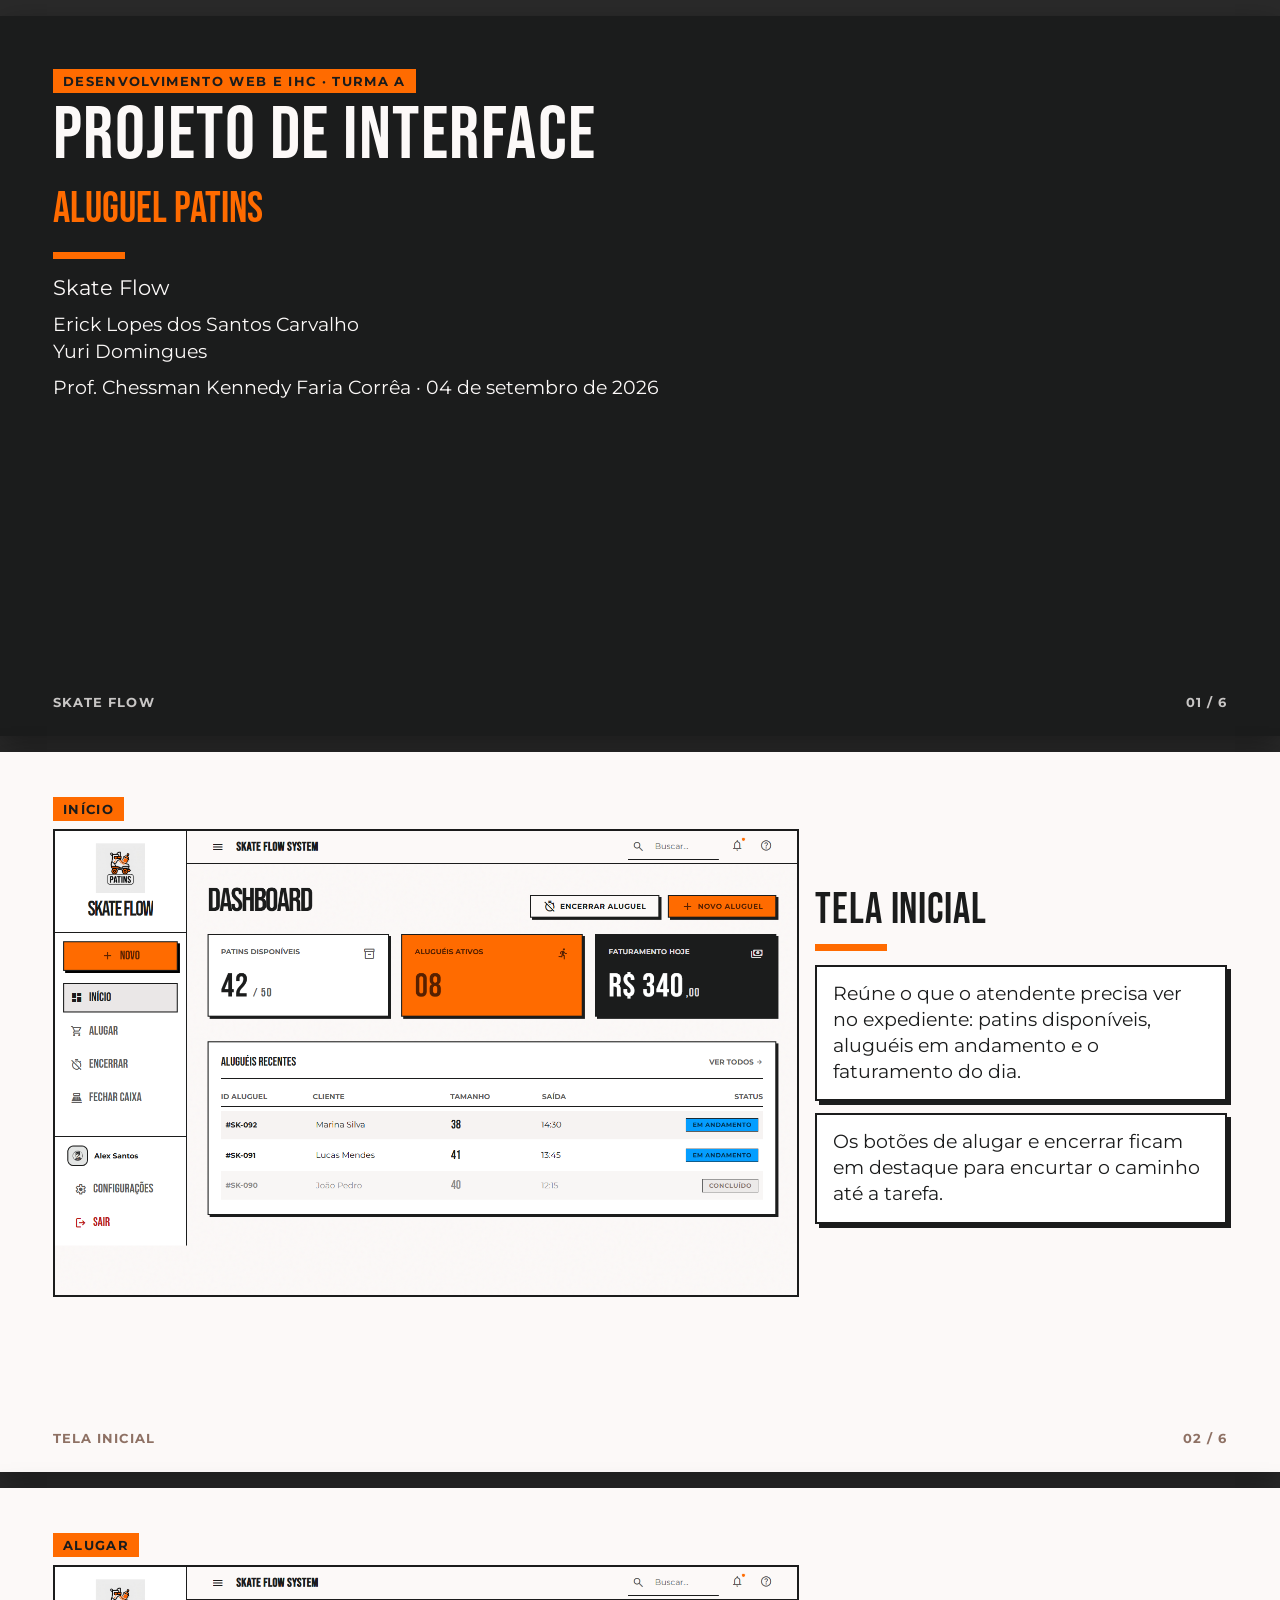
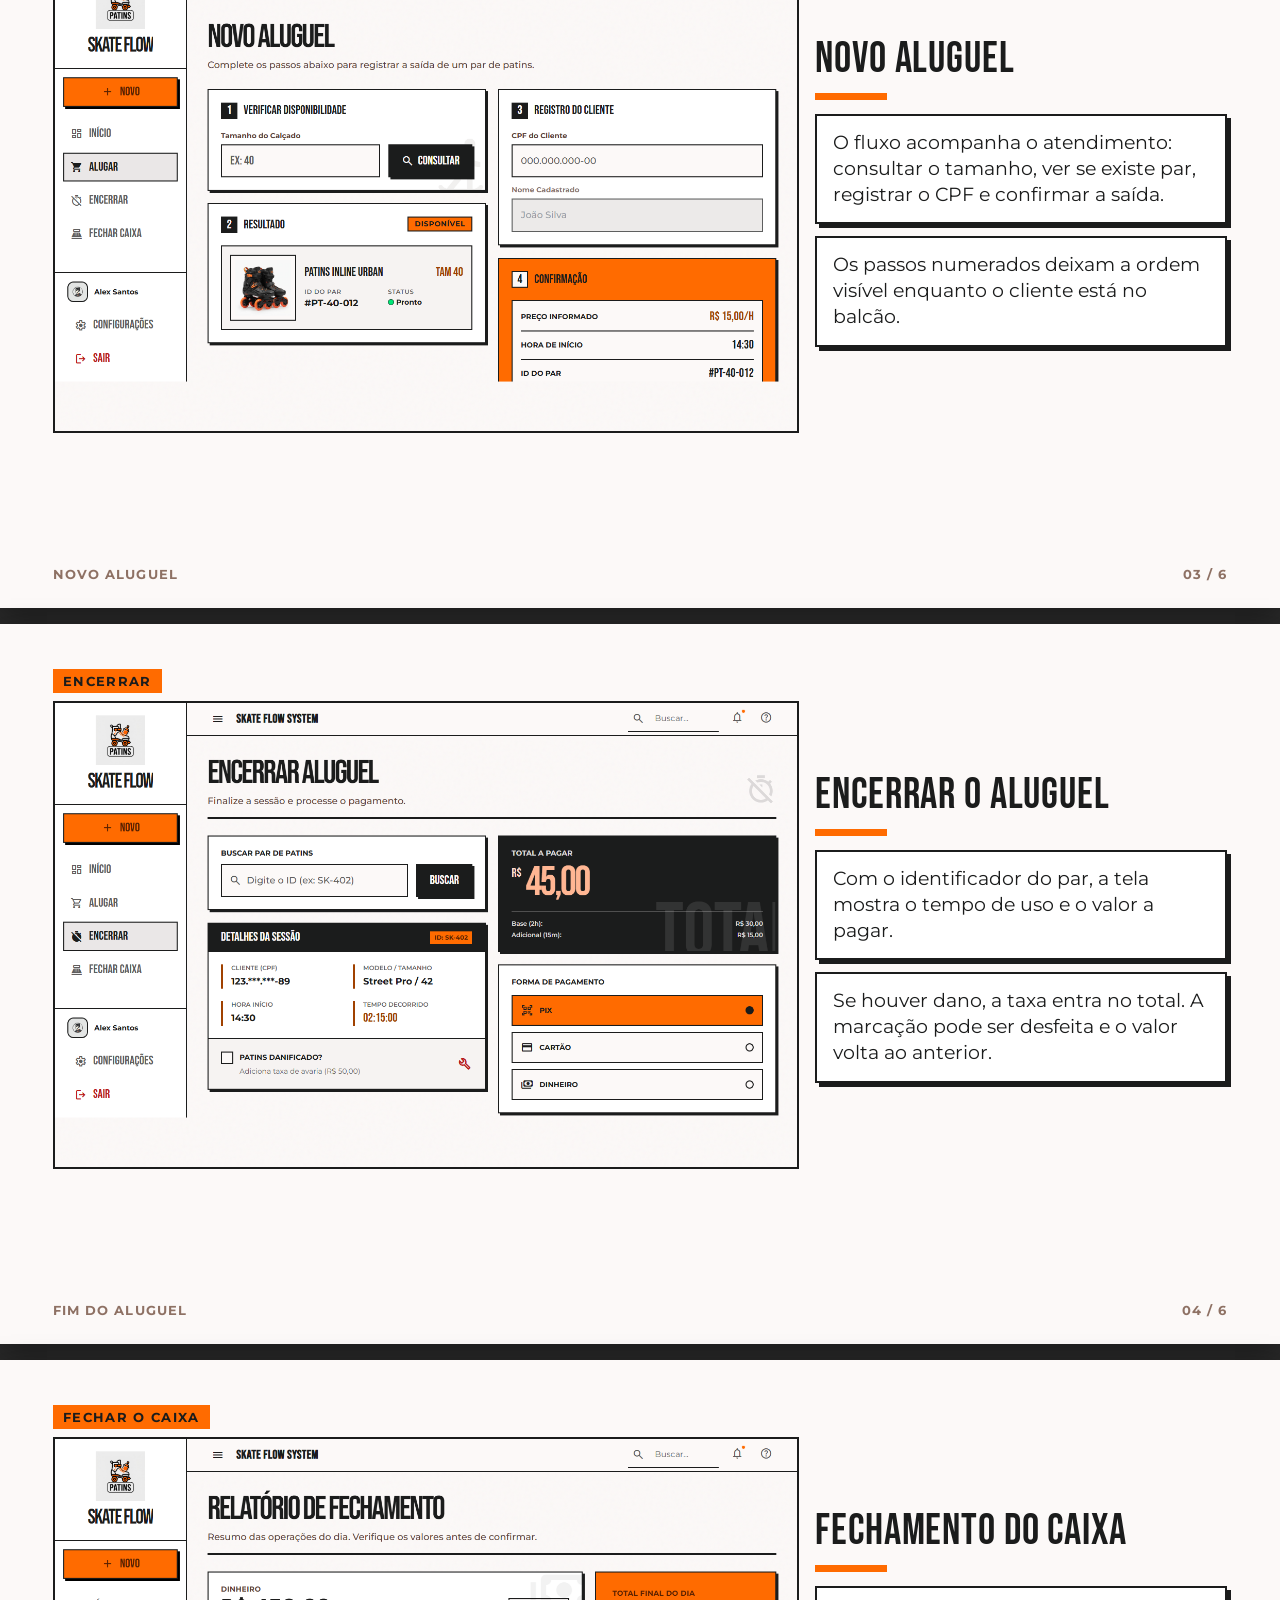
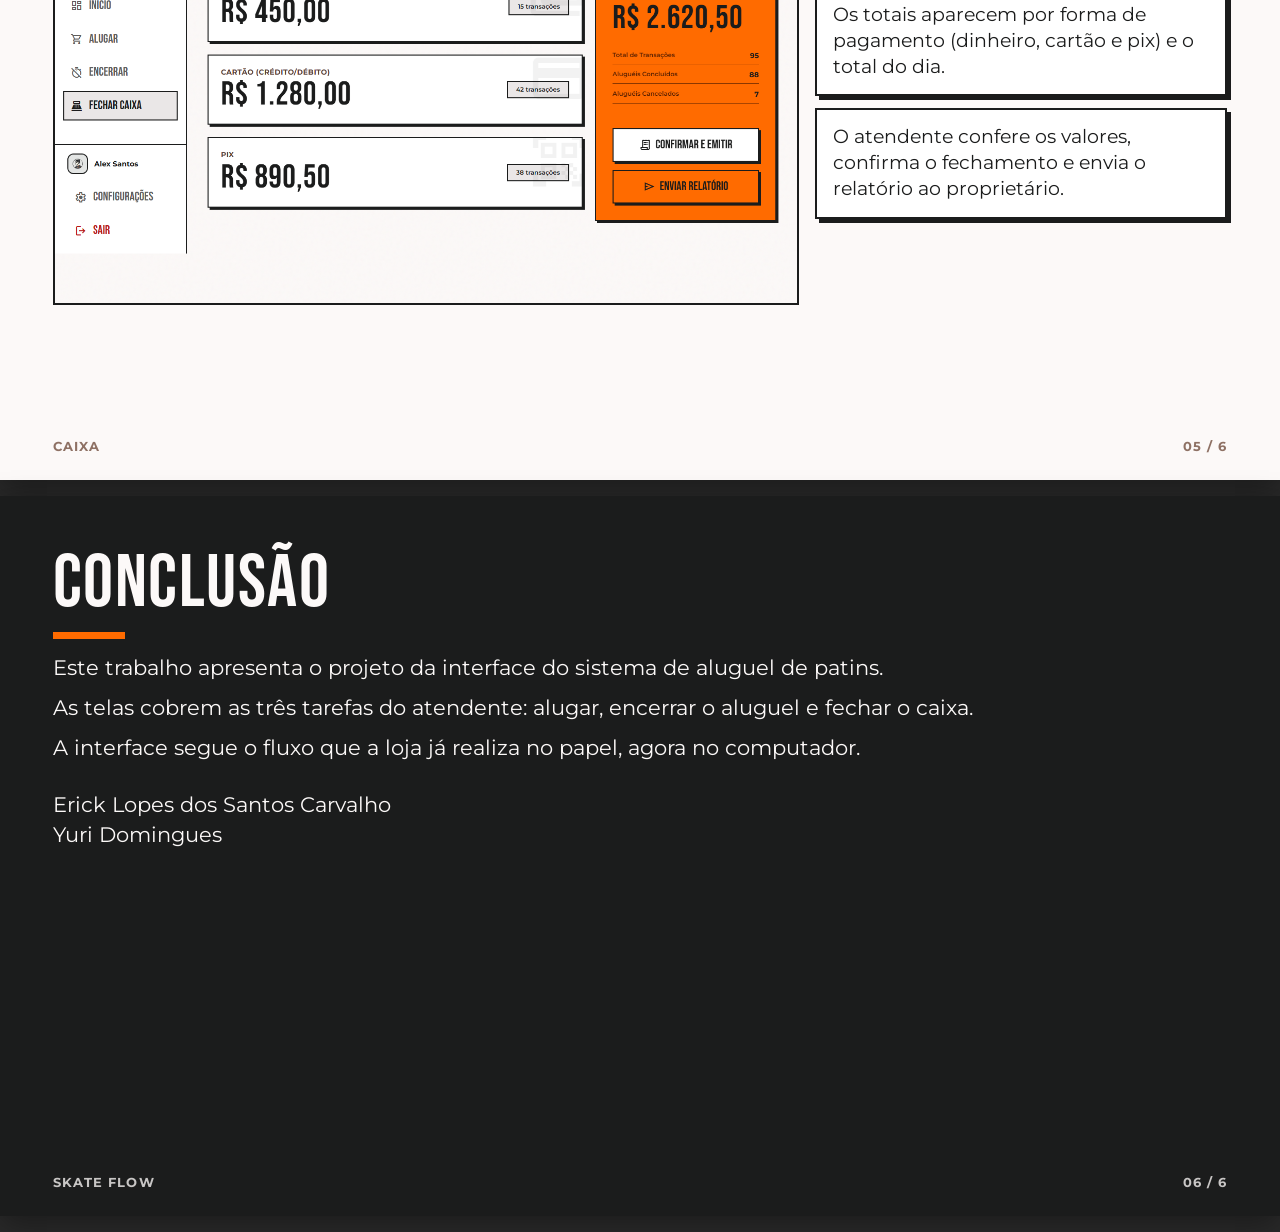
<file: docs/Trabalho_02_Apresentacao_SkateFlow.html>
<!DOCTYPE html>
<html lang="pt-BR">
<head>
<meta charset="utf-8">
<title>Projeto de Interface - Aluguel Patins</title>
<link href="https://fonts.googleapis.com/css2?family=Bebas+Neue&family=Montserrat:wght@400;500;600;700&display=swap" rel="stylesheet">
<style>
  :root {
    --ink: #1b1c1c;
    --paper: #fcf9f8;
    --orange: #ff6b00;
    --muted: #5a4136;
  }
  * { box-sizing: border-box; }
  html, body { margin: 0; padding: 0; background: #2a2a2a; font-family: Montserrat, Arial, sans-serif; }
  @page { size: 338.67mm 190.5mm; margin: 0; }
  @media print {
    html, body { background: white; width: 338.67mm; height: 190.5mm; }
    .slide {
      margin: 0 !important;
      box-shadow: none;
      width: 338.67mm;
      height: 189mm;
      page-break-after: always;
      page-break-inside: avoid;
      break-inside: avoid;
    }
    .slide:last-child { page-break-after: auto; }
  }
  .slide {
    width: 338.67mm;
    height: 190.5mm;
    margin: 16px auto;
    background: var(--paper);
    color: var(--ink);
    position: relative;
    overflow: hidden;
    box-shadow: 0 10px 30px rgba(0,0,0,.35);
  }
  .slide.dark { background: var(--ink); color: #fcf9f8; }
  .pad { padding: 14mm 14mm 14mm; height: 100%; }
  h1, h2 { font-family: "Bebas Neue", Impact, sans-serif; font-weight: 400; letter-spacing: .02em; line-height: .95; margin: 0; }
  h1 { font-size: 56pt; }
  h2 { font-size: 32pt; }
  .orange { color: var(--orange); }
  .rule { width: 72px; height: 7px; background: var(--orange); margin: 12px 0 14px; }
  p { font-size: 16pt; line-height: 1.4; margin: 0 0 10px; }
  .small { font-size: 14pt; }
  .cols { display: grid; grid-template-columns: 1.45fr 0.8fr; gap: 16px; align-items: center; }
  .card {
    border: 2.5px solid var(--ink);
    box-shadow: 4px 4px 0 #1b1c1c;
    padding: 14px 16px;
    background: #fff;
    margin-bottom: 12px;
  }
  .card p { font-size: 14pt; margin: 0; }
  ul { margin: 0; padding-left: 20px; }
  li { font-size: 15pt; margin-bottom: 10px; }
  .shot { width: 100%; border: 2.5px solid var(--ink); display: block; }
  .foot {
    position: absolute; left: 14mm; right: 14mm; bottom: 7mm;
    display: flex; justify-content: space-between;
    font-size: 10pt; letter-spacing: .08em; text-transform: uppercase; font-weight: 700;
    color: #8e7164;
  }
  .dark .foot { color: #c8c6c5; }
  .badge {
    display: inline-block; background: var(--orange); color: var(--ink);
    font-weight: 700; font-size: 10pt; letter-spacing: .1em;
    text-transform: uppercase; padding: 4px 10px; margin-bottom: 8px;
  }
</style>
</head>
<body>

<section class="slide dark">
  <div class="pad">
    <div class="badge">Desenvolvimento Web e IHC · Turma A</div>
    <h1>Projeto de Interface</h1>
    <p class="orange" style="font-family:'Bebas Neue';font-size:32pt;margin-top:8px;">Aluguel Patins</p>
    <div class="rule"></div>
    <p>Skate Flow</p>
    <p class="small">Erick Lopes dos Santos Carvalho<br>Yuri Domingues</p>
    <p class="small">Prof. Chessman Kennedy Faria Corrêa · 04 de setembro de 2026</p>
  </div>
  <div class="foot"><span>Skate Flow</span><span>01 / 6</span></div>
</section>

<section class="slide">
  <div class="pad" style="padding-top:12mm;">
    <div class="badge">Início</div>
    <div class="cols">
      <img class="shot" src="_extract/tela_dashboard.png" alt="Tela inicial">
      <div>
        <h2>Tela inicial</h2>
        <div class="rule"></div>
        <div class="card">
          <p>Reúne o que o atendente precisa ver no expediente: patins disponíveis, aluguéis em andamento e o faturamento do dia.</p>
        </div>
        <div class="card">
          <p>Os botões de alugar e encerrar ficam em destaque para encurtar o caminho até a tarefa.</p>
        </div>
      </div>
    </div>
  </div>
  <div class="foot"><span>Tela inicial</span><span>02 / 6</span></div>
</section>

<section class="slide">
  <div class="pad" style="padding-top:12mm;">
    <div class="badge">Alugar</div>
    <div class="cols">
      <img class="shot" src="_extract/tela_alugar.png" alt="Tela de alugar">
      <div>
        <h2>Novo aluguel</h2>
        <div class="rule"></div>
        <div class="card">
          <p>O fluxo acompanha o atendimento: consultar o tamanho, ver se existe par, registrar o CPF e confirmar a saída.</p>
        </div>
        <div class="card">
          <p>Os passos numerados deixam a ordem visível enquanto o cliente está no balcão.</p>
        </div>
      </div>
    </div>
  </div>
  <div class="foot"><span>Novo aluguel</span><span>03 / 6</span></div>
</section>

<section class="slide">
  <div class="pad" style="padding-top:12mm;">
    <div class="badge">Encerrar</div>
    <div class="cols">
      <img class="shot" src="_extract/tela_encerrar.png" alt="Tela de encerrar">
      <div>
        <h2>Encerrar o aluguel</h2>
        <div class="rule"></div>
        <div class="card">
          <p>Com o identificador do par, a tela mostra o tempo de uso e o valor a pagar.</p>
        </div>
        <div class="card">
          <p>Se houver dano, a taxa entra no total. A marcação pode ser desfeita e o valor volta ao anterior.</p>
        </div>
      </div>
    </div>
  </div>
  <div class="foot"><span>Fim do aluguel</span><span>04 / 6</span></div>
</section>

<section class="slide">
  <div class="pad" style="padding-top:12mm;">
    <div class="badge">Fechar o caixa</div>
    <div class="cols">
      <img class="shot" src="_extract/tela_caixa.png" alt="Tela de caixa">
      <div>
        <h2>Fechamento do caixa</h2>
        <div class="rule"></div>
        <div class="card">
          <p>Os totais aparecem por forma de pagamento (dinheiro, cartão e pix) e o total do dia.</p>
        </div>
        <div class="card">
          <p>O atendente confere os valores, confirma o fechamento e envia o relatório ao proprietário.</p>
        </div>
      </div>
    </div>
  </div>
  <div class="foot"><span>Caixa</span><span>05 / 6</span></div>
</section>

<section class="slide dark">
  <div class="pad">
    <h1>Conclusão</h1>
    <div class="rule"></div>
    <p>Este trabalho apresenta o projeto da interface do sistema de aluguel de patins.</p>
    <p>As telas cobrem as três tarefas do atendente: alugar, encerrar o aluguel e fechar o caixa.</p>
    <p>A interface segue o fluxo que a loja já realiza no papel, agora no computador.</p>
    <p style="margin-top:28px;">Erick Lopes dos Santos Carvalho<br>Yuri Domingues</p>
  </div>
  <div class="foot"><span>Skate Flow</span><span>06 / 6</span></div>
</section>

</body>
</html>
</file>
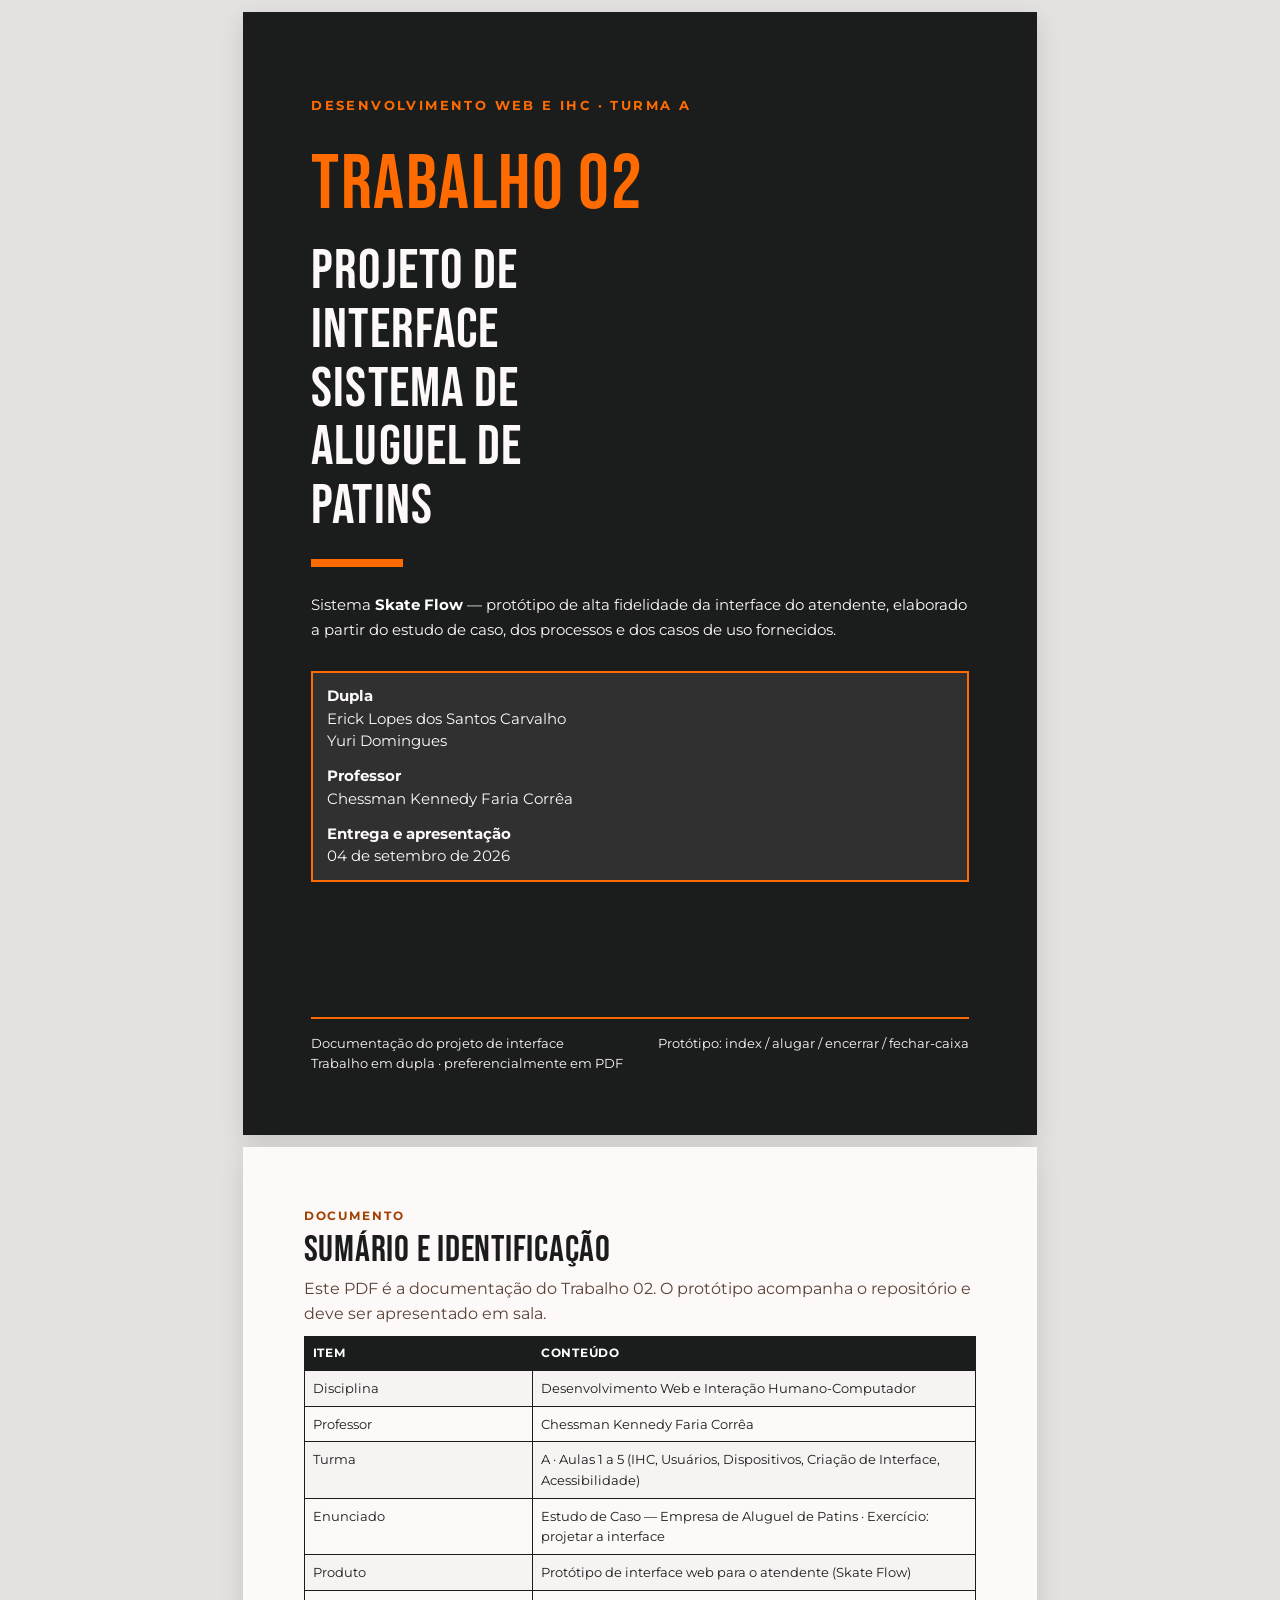
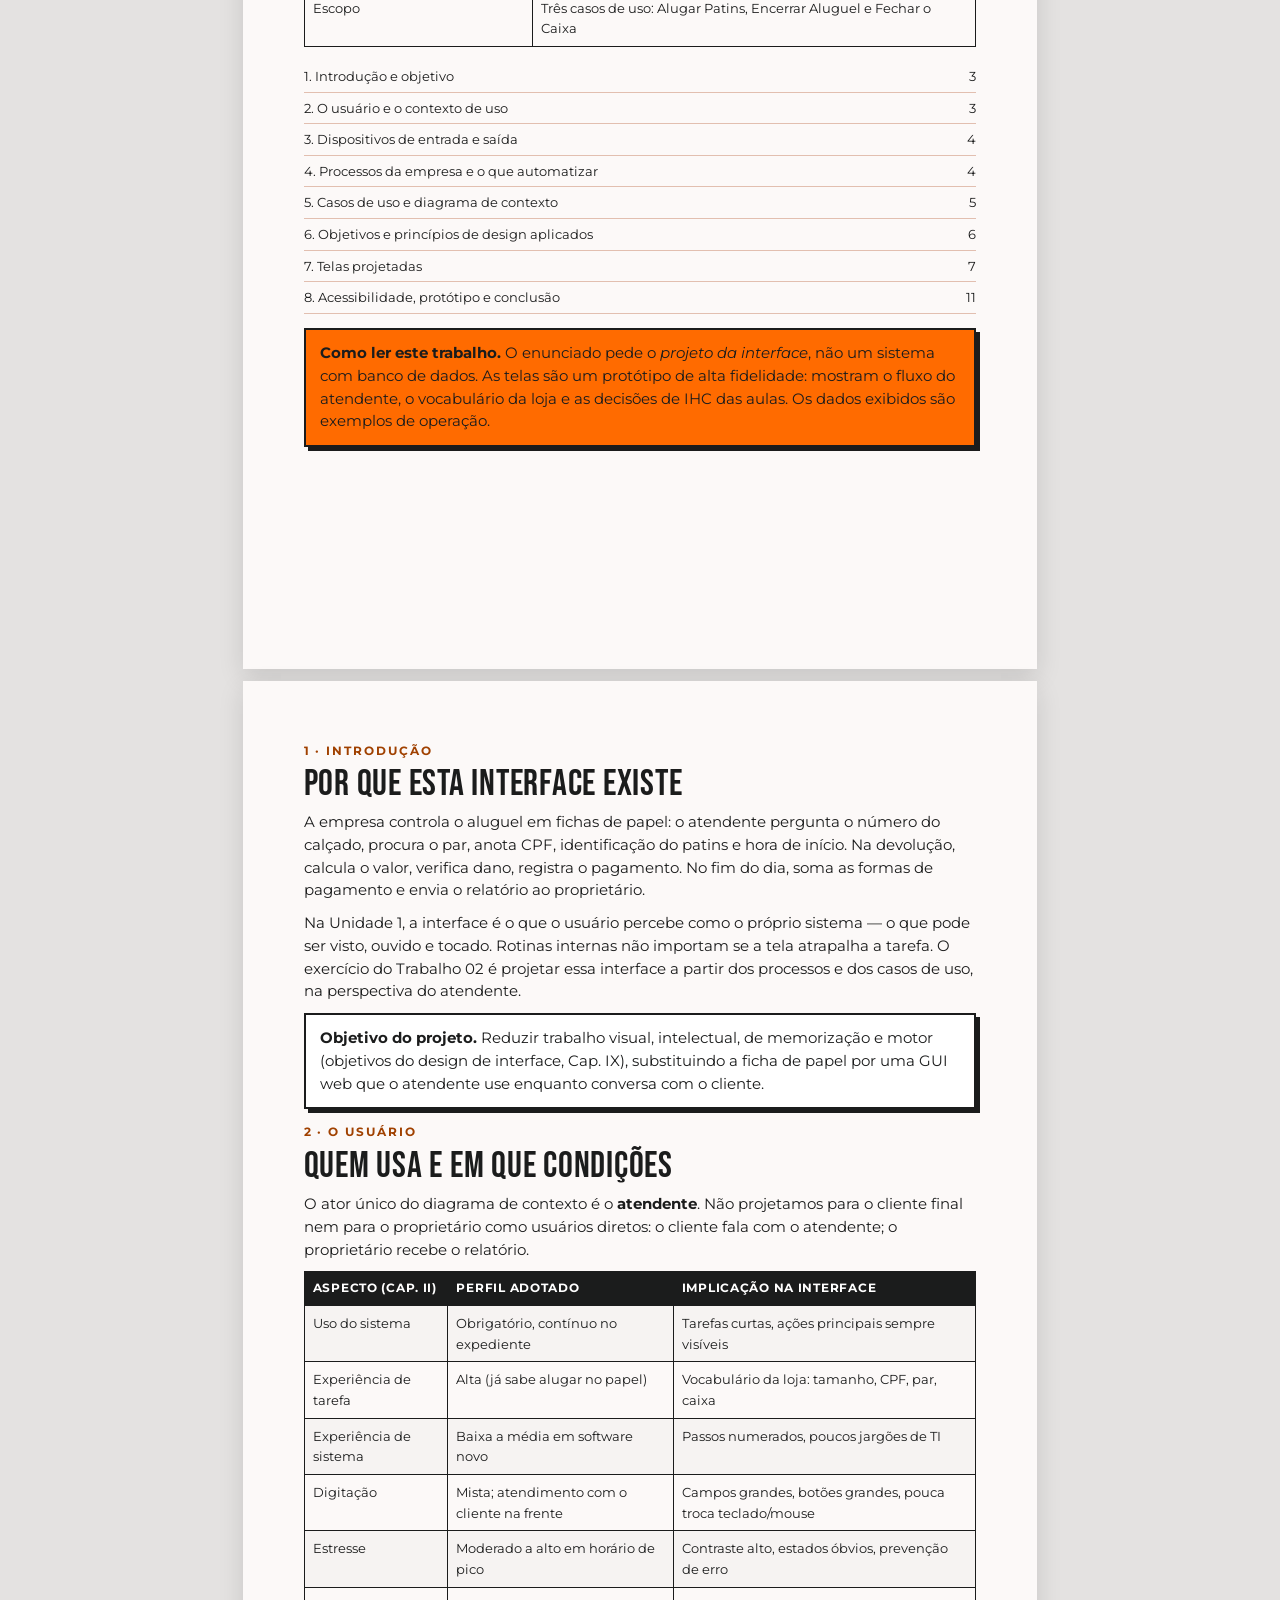
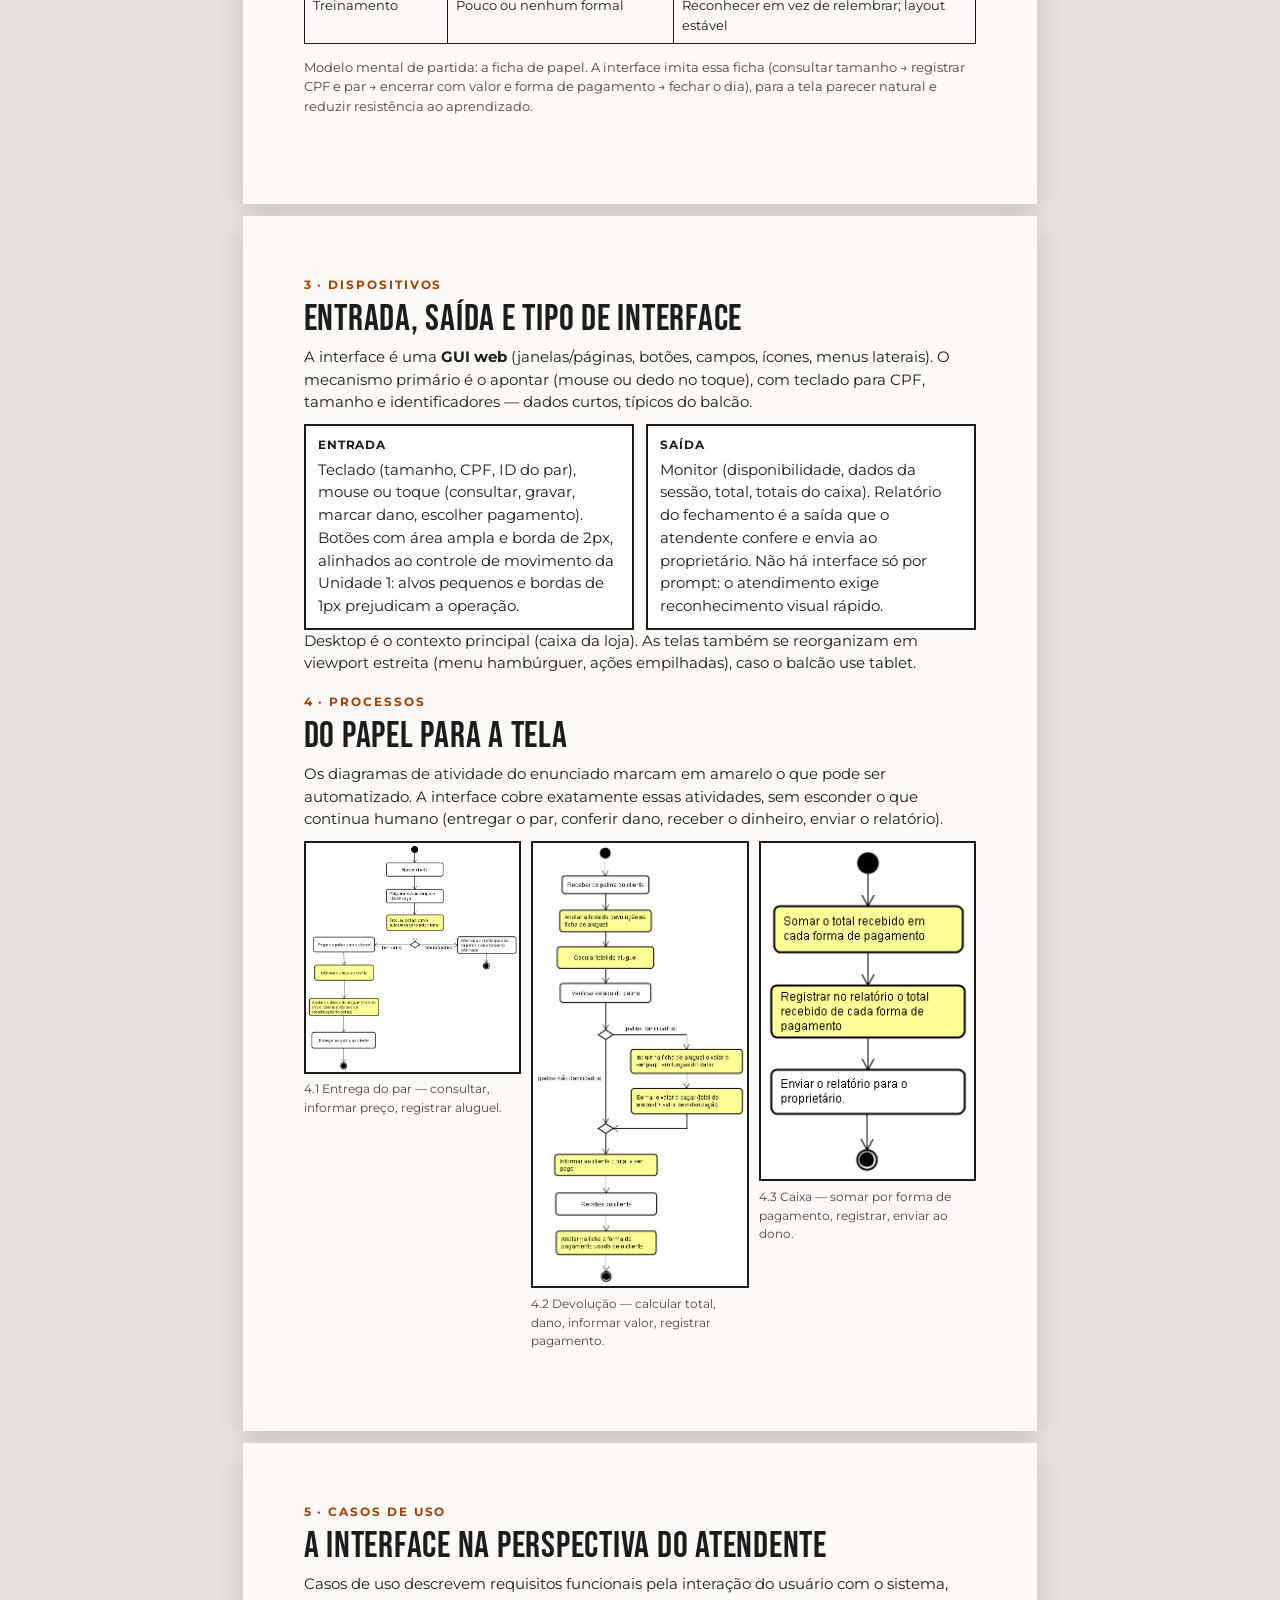
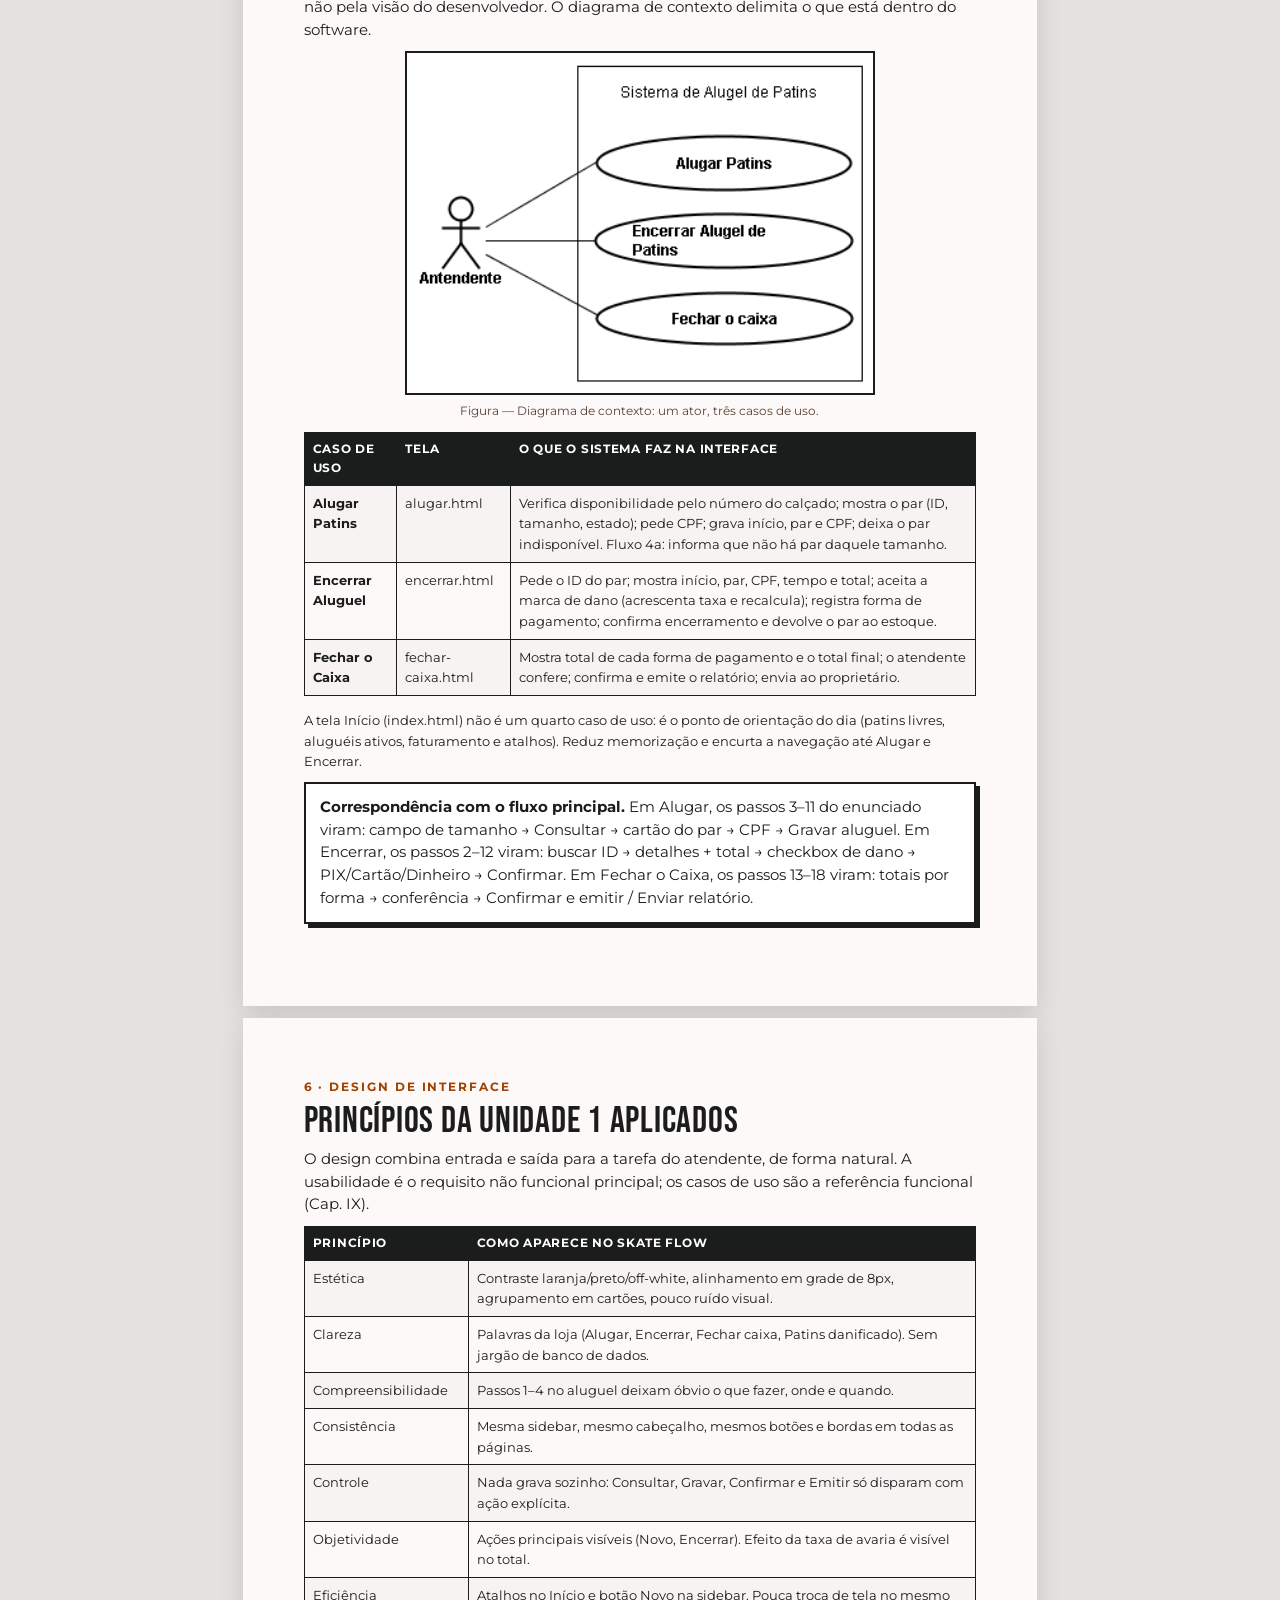
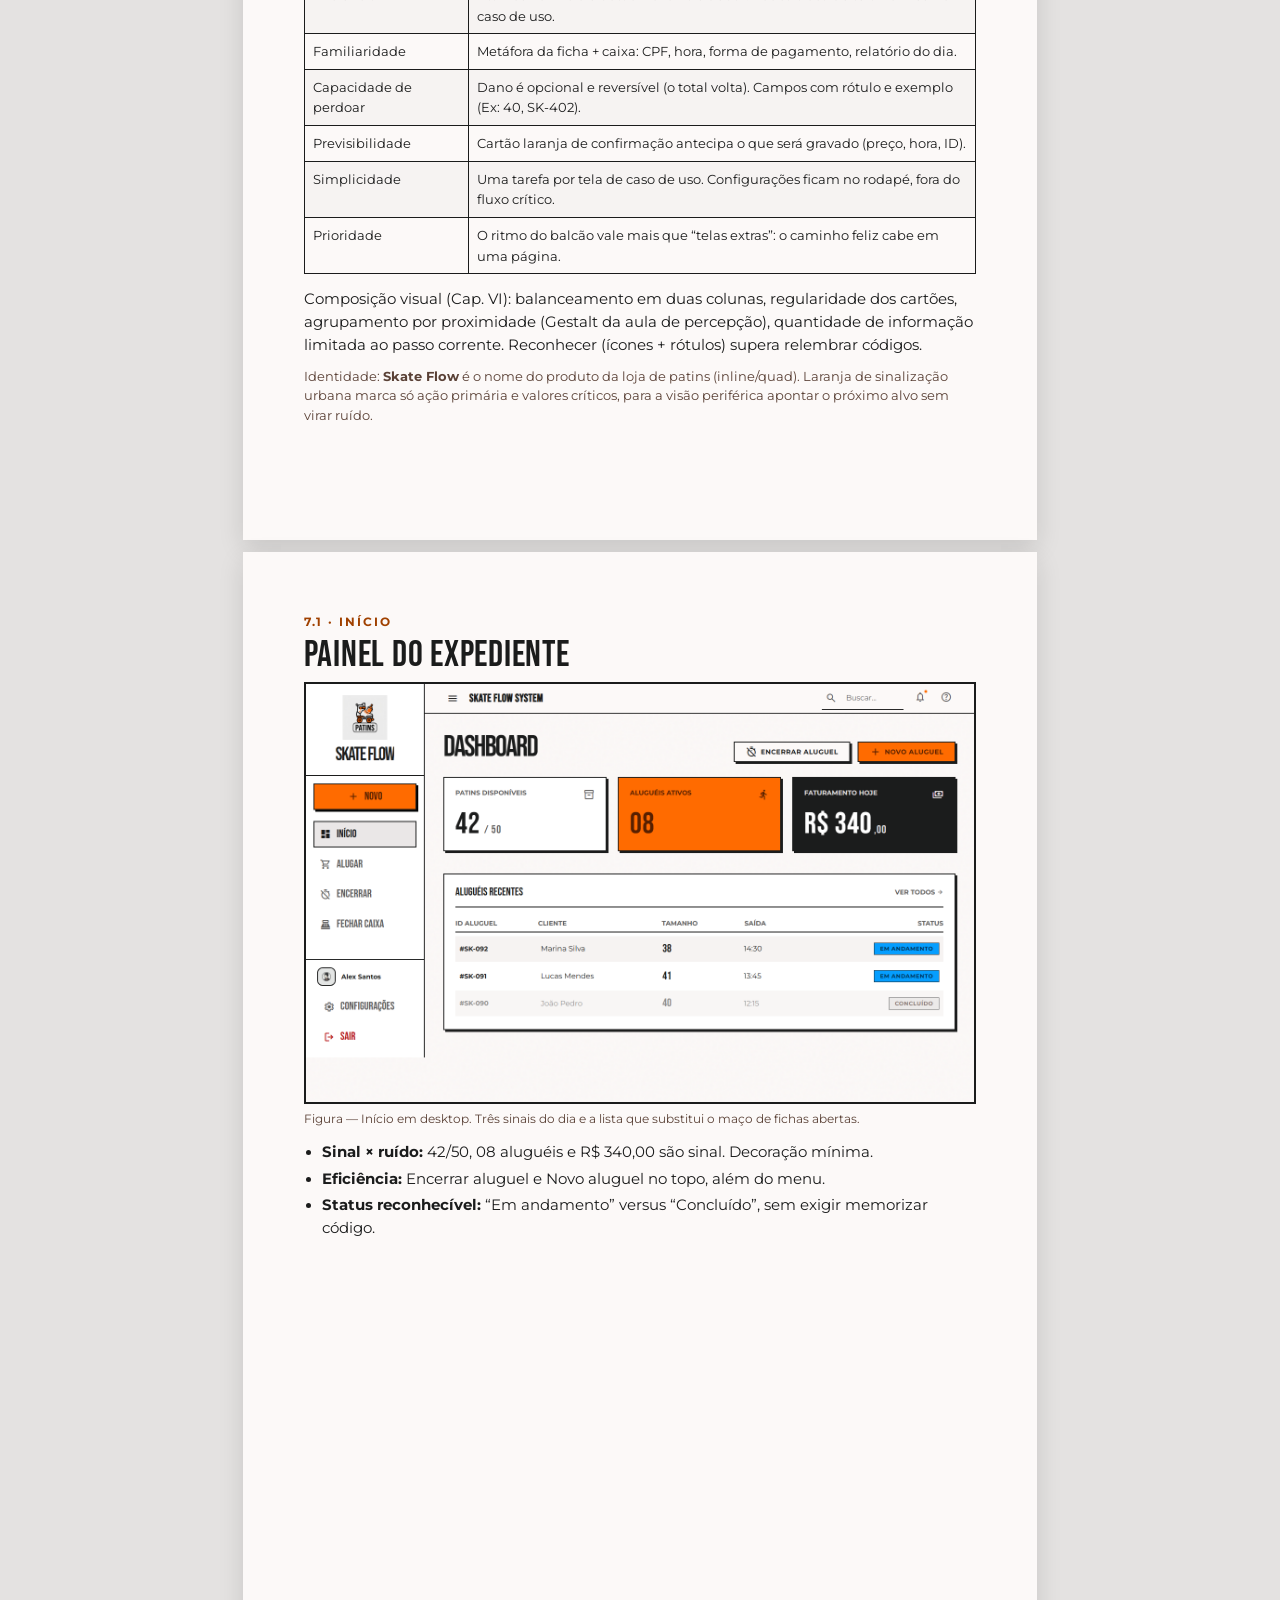
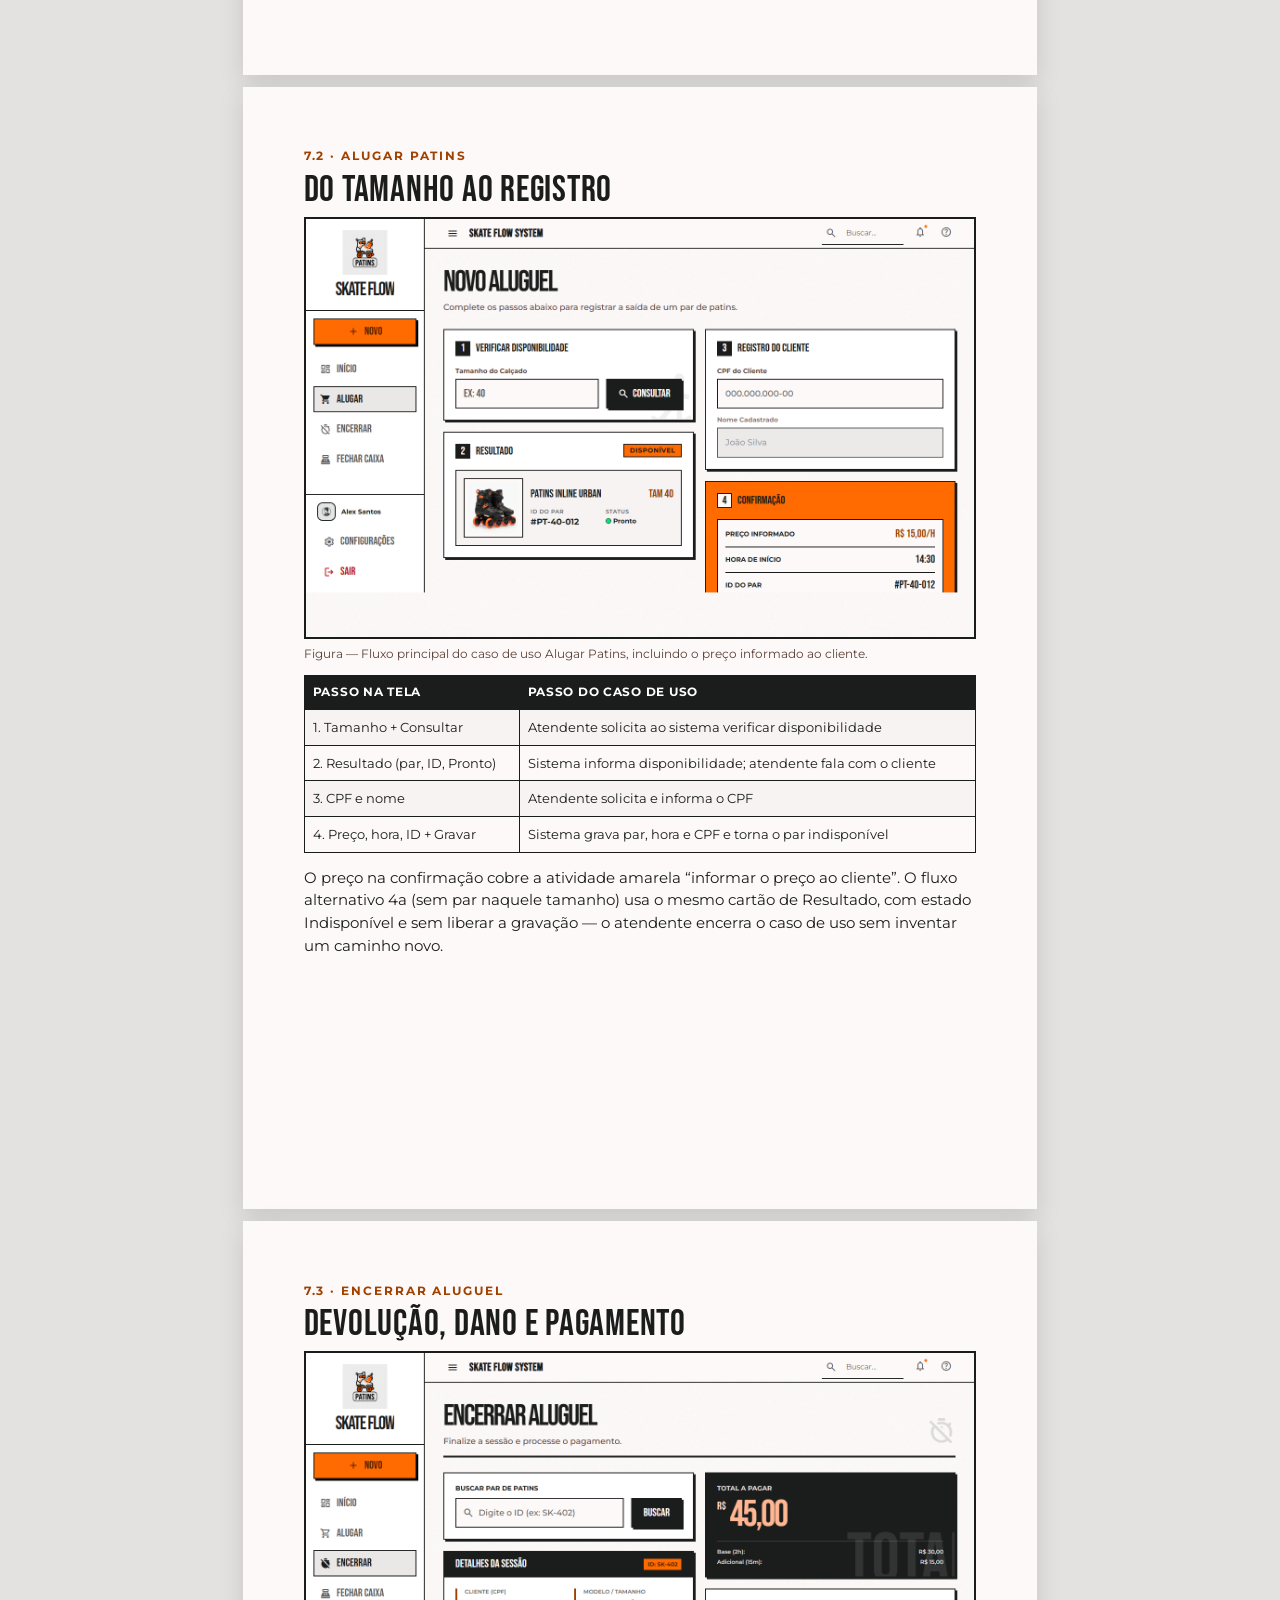
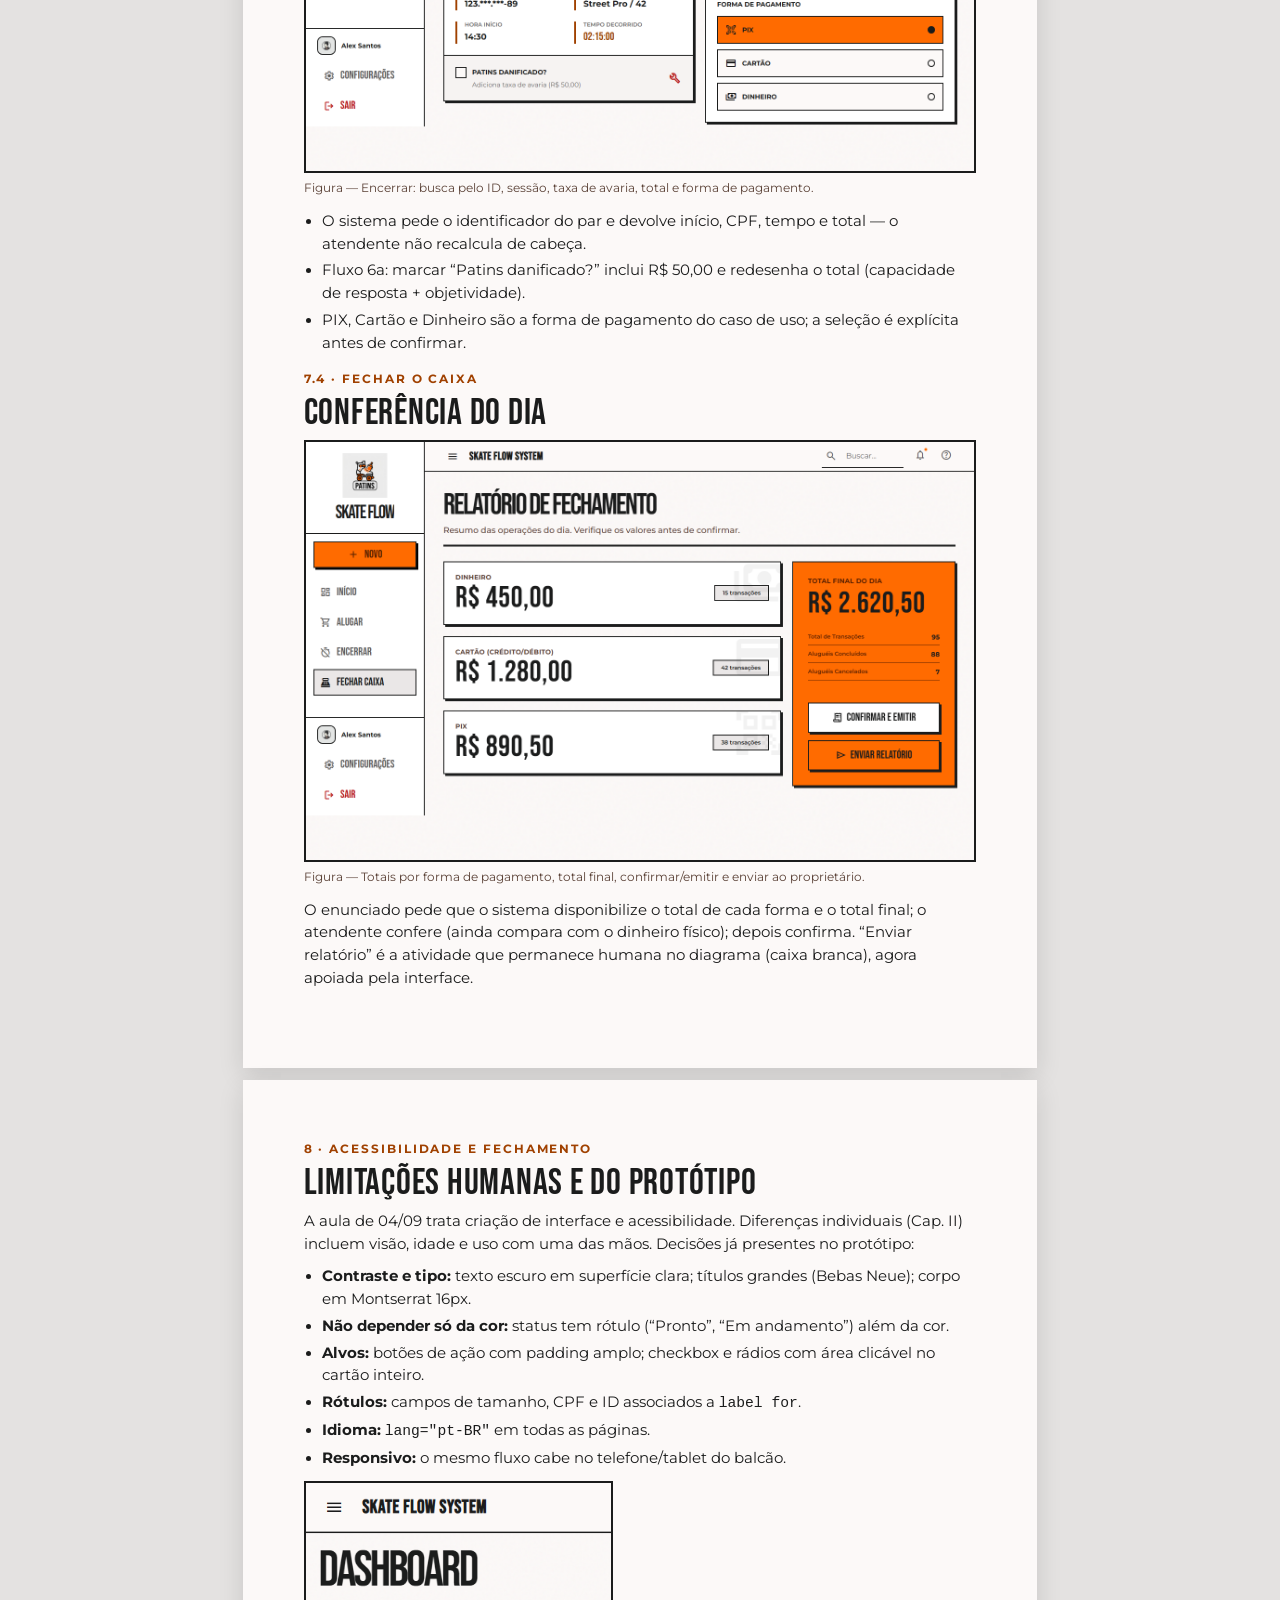
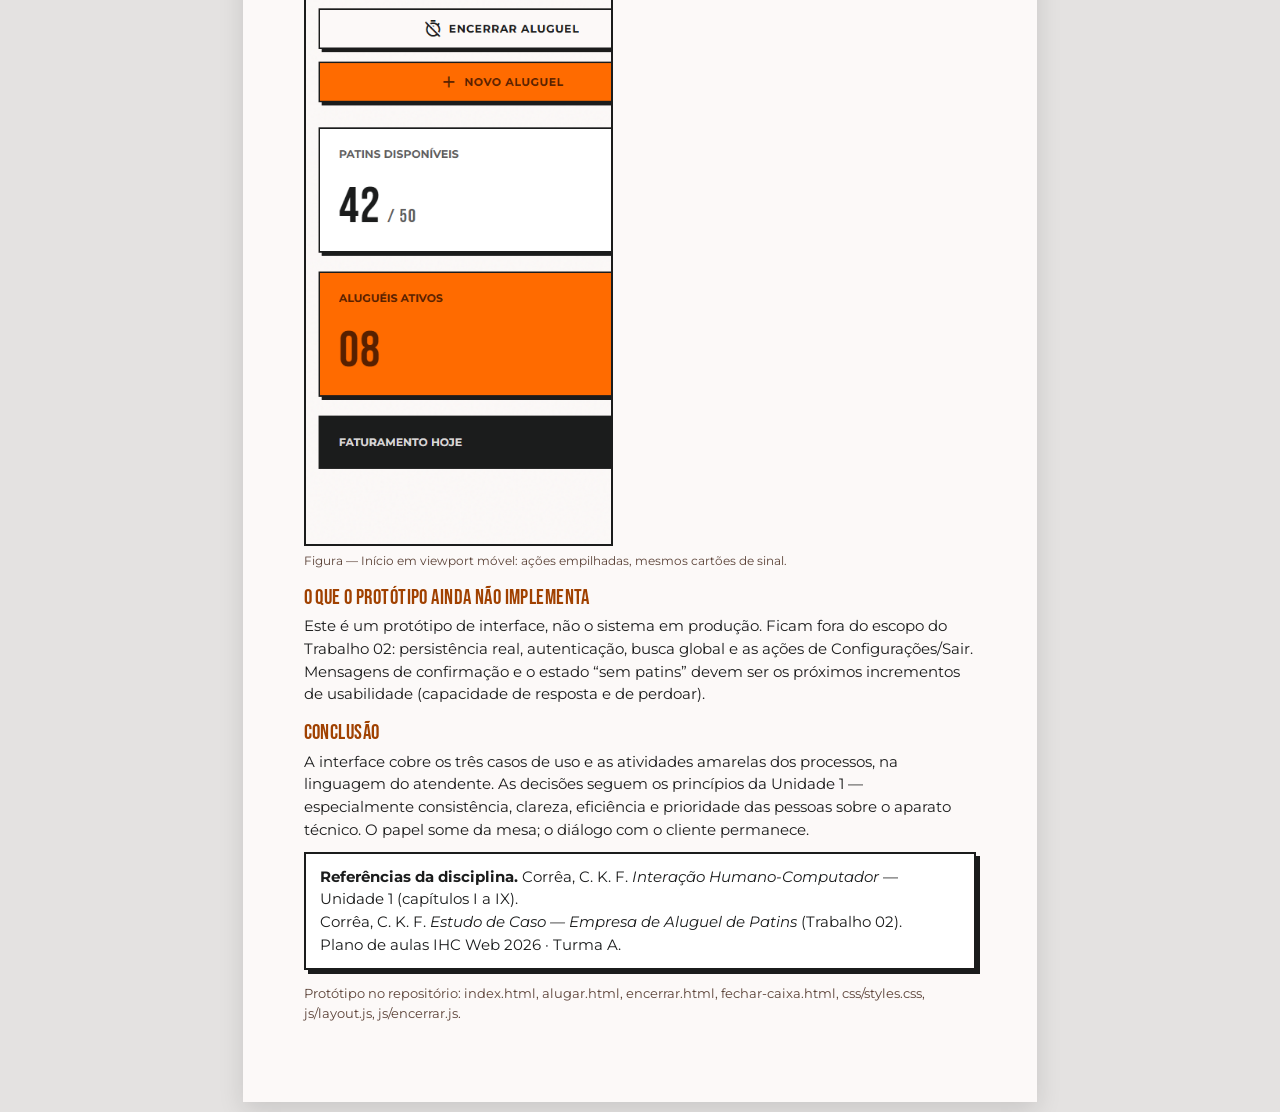
<file: docs/Trabalho_02_Documentacao_SkateFlow.html>
<!DOCTYPE html>
<html lang="pt-BR">
<head>
<meta charset="utf-8">
<title>Trabalho 02 — Projeto de Interface · Skate Flow</title>
<link href="https://fonts.googleapis.com/css2?family=Bebas+Neue&family=Montserrat:wght@400;500;600;700&display=swap" rel="stylesheet">
<style>
  :root {
    --ink: #1b1c1c;
    --muted: #5a4136;
    --orange: #ff6b00;
    --orange-deep: #a04100;
    --paper: #fcf9f8;
    --line: #1b1c1c;
    --soft: #f0eded;
  }
  * { box-sizing: border-box; }
  html, body {
    margin: 0;
    padding: 0;
    background: #e4e2e1;
    color: var(--ink);
    font-family: Montserrat, "Segoe UI", Arial, sans-serif;
    font-size: 11pt;
    line-height: 1.55;
  }
  @page { size: A4; margin: 18mm 16mm 20mm 16mm; }
  @media print {
    html, body { background: white; }
    .page { box-shadow: none; margin: 0; page-break-after: always; min-height: auto; }
    .page:last-child { page-break-after: auto; }
    .no-break { break-inside: avoid; page-break-inside: avoid; }
    a { color: inherit; text-decoration: none; }
  }
  .page {
    width: 210mm;
    min-height: 297mm;
    margin: 12px auto;
    background: var(--paper);
    box-shadow: 0 8px 24px rgba(0,0,0,.12);
    padding: 0;
    position: relative;
    overflow: hidden;
  }
  .cover {
    background: var(--ink);
    color: #fcf9f8;
    padding: 22mm 18mm 16mm;
    min-height: 297mm;
  }
  .eyebrow {
    font-size: 10pt;
    letter-spacing: .18em;
    text-transform: uppercase;
    font-weight: 700;
    color: var(--orange);
  }
  h1, h2, h3, .display {
    font-family: "Bebas Neue", Impact, sans-serif;
    font-weight: 400;
    letter-spacing: .02em;
    line-height: 1.05;
    margin: 0;
  }
  .display { font-size: 58pt; }
  .cover h1 { font-size: 42pt; margin-top: 18px; max-width: 15ch; }
  .cover .rule { height: 8px; width: 92px; background: var(--orange); margin: 22px 0 26px; }
  .meta { font-size: 11pt; line-height: 1.7; }
  .meta strong { color: #fff; }
  .cover-foot {
    position: absolute;
    left: 18mm; right: 18mm; bottom: 16mm;
    display: flex; justify-content: space-between; gap: 24px;
    border-top: 2px solid #ff6b00;
    padding-top: 14px;
    font-size: 10pt;
  }
  .content { padding: 16mm 16mm 18mm; }
  h2 { font-size: 28pt; margin: 0 0 8px; }
  h3 { font-size: 16pt; margin: 16px 0 6px; color: var(--orange-deep); }
  p { margin: 0 0 10px; }
  .lead { font-size: 12pt; color: var(--muted); }
  .kicker {
    font-size: 9pt; font-weight: 700; letter-spacing: .16em;
    text-transform: uppercase; color: var(--orange-deep); margin-bottom: 4px;
  }
  table { width: 100%; border-collapse: collapse; font-size: 10pt; margin: 8px 0 14px; }
  th, td { border: 1.5px solid var(--ink); padding: 7px 8px; text-align: left; vertical-align: top; }
  th { background: var(--ink); color: #fff; font-size: 9pt; letter-spacing: .06em; text-transform: uppercase; }
  tr:nth-child(even) td { background: #f6f3f2; }
  ul, ol { margin: 0 0 12px 18px; padding: 0; }
  li { margin-bottom: 4px; }
  .box {
    border: 2px solid var(--ink);
    box-shadow: 4px 4px 0 #1b1c1c;
    padding: 12px 14px;
    margin: 10px 0 14px;
    background: #fff;
  }
  .box.orange { background: #ff6b00; color: #1b1c1c; }
  .shot {
    width: 100%;
    border: 2px solid var(--ink);
    display: block;
    margin: 8px 0 6px;
  }
  .caption { font-size: 9pt; color: var(--muted); margin-bottom: 12px; }
  .grid-2 { display: grid; grid-template-columns: 1fr 1fr; gap: 12px; }
  .grid-3 { display: grid; grid-template-columns: 1fr 1fr 1fr; gap: 10px; }
  .card {
    border: 2px solid var(--ink);
    padding: 10px 12px;
    background: #fff;
  }
  .card b { display: block; font-size: 9pt; text-transform: uppercase; letter-spacing: .08em; margin-bottom: 4px; }
  .diag { width: 100%; border: 2px solid var(--ink); background: #fff; }
  .footer-num {
    position: absolute; bottom: 8mm; right: 16mm;
    font-size: 9pt; color: #8e7164;
  }
  .toc a { color: inherit; text-decoration: none; }
  .toc td { border: none; padding: 5px 0; border-bottom: 1px solid #e2bfb0; }
  .toc tr:nth-child(even) td { background: transparent; }
  .small { font-size: 10pt; }
  .note { font-size: 9.5pt; color: var(--muted); }
</style>
</head>
<body>

<section class="page cover">
  <div class="eyebrow">Desenvolvimento Web e IHC · Turma A</div>
  <div class="display" style="margin-top:28px;color:#ff6b00;">Trabalho 02</div>
  <h1>Projeto de Interface<br>Sistema de Aluguel de Patins</h1>
  <div class="rule"></div>
  <p class="meta">
    Sistema <strong>Skate Flow</strong> — protótipo de alta fidelidade da interface do atendente,
    elaborado a partir do estudo de caso, dos processos e dos casos de uso fornecidos.
  </p>
  <div class="box" style="background:#303030;color:#fcf9f8;border-color:#ff6b00;box-shadow:none;margin-top:28px;">
    <p style="margin:0;"><strong>Dupla</strong><br>Erick Lopes dos Santos Carvalho<br>Yuri Domingues</p>
    <p style="margin:12px 0 0;"><strong>Professor</strong><br>Chessman Kennedy Faria Corrêa</p>
    <p style="margin:12px 0 0;"><strong>Entrega e apresentação</strong><br>04 de setembro de 2026</p>
  </div>
  <div class="cover-foot">
    <div>Documentação do projeto de interface<br>Trabalho em dupla · preferencialmente em PDF</div>
    <div style="text-align:right;">Protótipo: index / alugar / encerrar / fechar-caixa</div>
  </div>
</section>

<section class="page">
  <div class="content">
    <div class="kicker">Documento</div>
    <h2>Sumário e identificação</h2>
    <p class="lead">Este PDF é a documentação do Trabalho 02. O protótipo acompanha o repositório e deve ser apresentado em sala.</p>
    <table class="no-break">
      <tr><th style="width:34%">Item</th><th>Conteúdo</th></tr>
      <tr><td>Disciplina</td><td>Desenvolvimento Web e Interação Humano-Computador</td></tr>
      <tr><td>Professor</td><td>Chessman Kennedy Faria Corrêa</td></tr>
      <tr><td>Turma</td><td>A · Aulas 1 a 5 (IHC, Usuários, Dispositivos, Criação de Interface, Acessibilidade)</td></tr>
      <tr><td>Enunciado</td><td>Estudo de Caso — Empresa de Aluguel de Patins · Exercício: projetar a interface</td></tr>
      <tr><td>Produto</td><td>Protótipo de interface web para o atendente (Skate Flow)</td></tr>
      <tr><td>Escopo</td><td>Três casos de uso: Alugar Patins, Encerrar Aluguel e Fechar o Caixa</td></tr>
    </table>
    <table class="toc">
      <tr><td>1. Introdução e objetivo</td><td style="text-align:right">3</td></tr>
      <tr><td>2. O usuário e o contexto de uso</td><td style="text-align:right">3</td></tr>
      <tr><td>3. Dispositivos de entrada e saída</td><td style="text-align:right">4</td></tr>
      <tr><td>4. Processos da empresa e o que automatizar</td><td style="text-align:right">4</td></tr>
      <tr><td>5. Casos de uso e diagrama de contexto</td><td style="text-align:right">5</td></tr>
      <tr><td>6. Objetivos e princípios de design aplicados</td><td style="text-align:right">6</td></tr>
      <tr><td>7. Telas projetadas</td><td style="text-align:right">7</td></tr>
      <tr><td>8. Acessibilidade, protótipo e conclusão</td><td style="text-align:right">11</td></tr>
    </table>
    <div class="box orange no-break">
      <b>Como ler este trabalho.</b>
      O enunciado pede o <em>projeto da interface</em>, não um sistema com banco de dados.
      As telas são um protótipo de alta fidelidade: mostram o fluxo do atendente, o vocabulário da loja
      e as decisões de IHC das aulas. Os dados exibidos são exemplos de operação.
    </div>
  </div>
</section>

<section class="page">
  <div class="content">
    <div class="kicker">1 · Introdução</div>
    <h2>Por que esta interface existe</h2>
    <p>A empresa controla o aluguel em fichas de papel: o atendente pergunta o número do calçado, procura o par, anota CPF, identificação do patins e hora de início. Na devolução, calcula o valor, verifica dano, registra o pagamento. No fim do dia, soma as formas de pagamento e envia o relatório ao proprietário.</p>
    <p>Na Unidade 1, a interface é o que o usuário percebe como o próprio sistema — o que pode ser visto, ouvido e tocado. Rotinas internas não importam se a tela atrapalha a tarefa. O exercício do Trabalho 02 é projetar essa interface a partir dos processos e dos casos de uso, na perspectiva do atendente.</p>
    <div class="box no-break">
      <b>Objetivo do projeto.</b> Reduzir trabalho visual, intelectual, de memorização e motor (objetivos do design de interface, Cap. IX), substituindo a ficha de papel por uma GUI web que o atendente use enquanto conversa com o cliente.
    </div>
    <div class="kicker">2 · O usuário</div>
    <h2>Quem usa e em que condições</h2>
    <p>O ator único do diagrama de contexto é o <strong>atendente</strong>. Não projetamos para o cliente final nem para o proprietário como usuários diretos: o cliente fala com o atendente; o proprietário recebe o relatório.</p>
    <table class="no-break">
      <tr><th>Aspecto (Cap. II)</th><th>Perfil adotado</th><th>Implicação na interface</th></tr>
      <tr><td>Uso do sistema</td><td>Obrigatório, contínuo no expediente</td><td>Tarefas curtas, ações principais sempre visíveis</td></tr>
      <tr><td>Experiência de tarefa</td><td>Alta (já sabe alugar no papel)</td><td>Vocabulário da loja: tamanho, CPF, par, caixa</td></tr>
      <tr><td>Experiência de sistema</td><td>Baixa a média em software novo</td><td>Passos numerados, poucos jargões de TI</td></tr>
      <tr><td>Digitação</td><td>Mista; atendimento com o cliente na frente</td><td>Campos grandes, botões grandes, pouca troca teclado/mouse</td></tr>
      <tr><td>Estresse</td><td>Moderado a alto em horário de pico</td><td>Contraste alto, estados óbvios, prevenção de erro</td></tr>
      <tr><td>Treinamento</td><td>Pouco ou nenhum formal</td><td>Reconhecer em vez de relembrar; layout estável</td></tr>
    </table>
    <p class="note">Modelo mental de partida: a ficha de papel. A interface imita essa ficha (consultar tamanho → registrar CPF e par → encerrar com valor e forma de pagamento → fechar o dia), para a tela parecer natural e reduzir resistência ao aprendizado.</p>
  </div>
</section>

<section class="page">
  <div class="content">
    <div class="kicker">3 · Dispositivos</div>
    <h2>Entrada, saída e tipo de interface</h2>
    <p>A interface é uma <strong>GUI web</strong> (janelas/páginas, botões, campos, ícones, menus laterais). O mecanismo primário é o apontar (mouse ou dedo no toque), com teclado para CPF, tamanho e identificadores — dados curtos, típicos do balcão.</p>
    <div class="grid-2 no-break">
      <div class="card">
        <b>Entrada</b>
        Teclado (tamanho, CPF, ID do par), mouse ou toque (consultar, gravar, marcar dano, escolher pagamento). Botões com área ampla e borda de 2px, alinhados ao controle de movimento da Unidade 1: alvos pequenos e bordas de 1px prejudicam a operação.
      </div>
      <div class="card">
        <b>Saída</b>
        Monitor (disponibilidade, dados da sessão, total, totais do caixa). Relatório do fechamento é a saída que o atendente confere e envia ao proprietário. Não há interface só por prompt: o atendimento exige reconhecimento visual rápido.
      </div>
    </div>
    <p>Desktop é o contexto principal (caixa da loja). As telas também se reorganizam em viewport estreita (menu hambúrguer, ações empilhadas), caso o balcão use tablet.</p>
    <div class="kicker" style="margin-top:18px;">4 · Processos</div>
    <h2>Do papel para a tela</h2>
    <p>Os diagramas de atividade do enunciado marcam em amarelo o que pode ser automatizado. A interface cobre exatamente essas atividades, sem esconder o que continua humano (entregar o par, conferir dano, receber o dinheiro, enviar o relatório).</p>
    <div class="grid-3 no-break">
      <div>
        <img class="diag" src="_extract/diagram_0_675x722.png" alt="Diagrama de atividade do início do aluguel">
        <p class="caption">4.1 Entrega do par — consultar, informar preço, registrar aluguel.</p>
      </div>
      <div>
        <img class="diag" src="_extract/diagram_1_437x907.png" alt="Diagrama de atividade do fim do aluguel">
        <p class="caption">4.2 Devolução — calcular total, dano, informar valor, registrar pagamento.</p>
      </div>
      <div>
        <img class="diag" src="_extract/diagram_2_218x343.png" alt="Diagrama de atividade do fechamento de caixa">
        <p class="caption">4.3 Caixa — somar por forma de pagamento, registrar, enviar ao dono.</p>
      </div>
    </div>
  </div>
</section>

<section class="page">
  <div class="content">
    <div class="kicker">5 · Casos de uso</div>
    <h2>A interface na perspectiva do atendente</h2>
    <p>Casos de uso descrevem requisitos funcionais pela interação do usuário com o sistema, não pela visão do desenvolvedor. O diagrama de contexto delimita o que está dentro do software.</p>
    <div class="no-break" style="max-width:70%;margin:0 auto 10px;">
      <img class="diag" src="_extract/diagram_3_367x267.png" alt="Diagrama de contexto com o atendente e três casos de uso">
      <p class="caption" style="text-align:center;">Figura — Diagrama de contexto: um ator, três casos de uso.</p>
    </div>
    <table class="no-break">
      <tr><th>Caso de uso</th><th>Tela</th><th>O que o sistema faz na interface</th></tr>
      <tr>
        <td><b>Alugar Patins</b></td>
        <td>alugar.html</td>
        <td>Verifica disponibilidade pelo número do calçado; mostra o par (ID, tamanho, estado); pede CPF; grava início, par e CPF; deixa o par indisponível. Fluxo 4a: informa que não há par daquele tamanho.</td>
      </tr>
      <tr>
        <td><b>Encerrar Aluguel</b></td>
        <td>encerrar.html</td>
        <td>Pede o ID do par; mostra início, par, CPF, tempo e total; aceita a marca de dano (acrescenta taxa e recalcula); registra forma de pagamento; confirma encerramento e devolve o par ao estoque.</td>
      </tr>
      <tr>
        <td><b>Fechar o Caixa</b></td>
        <td>fechar-caixa.html</td>
        <td>Mostra total de cada forma de pagamento e o total final; o atendente confere; confirma e emite o relatório; envia ao proprietário.</td>
      </tr>
    </table>
    <p class="small">A tela Início (index.html) não é um quarto caso de uso: é o ponto de orientação do dia (patins livres, aluguéis ativos, faturamento e atalhos). Reduz memorização e encurta a navegação até Alugar e Encerrar.</p>
    <div class="box no-break">
      <b>Correspondência com o fluxo principal.</b>
      Em Alugar, os passos 3–11 do enunciado viram: campo de tamanho → Consultar → cartão do par → CPF → Gravar aluguel.
      Em Encerrar, os passos 2–12 viram: buscar ID → detalhes + total → checkbox de dano → PIX/Cartão/Dinheiro → Confirmar.
      Em Fechar o Caixa, os passos 13–18 viram: totais por forma → conferência → Confirmar e emitir / Enviar relatório.
    </div>
  </div>
</section>

<section class="page">
  <div class="content">
    <div class="kicker">6 · Design de interface</div>
    <h2>Princípios da Unidade 1 aplicados</h2>
    <p>O design combina entrada e saída para a tarefa do atendente, de forma natural. A usabilidade é o requisito não funcional principal; os casos de uso são a referência funcional (Cap. IX).</p>
    <table class="no-break">
      <tr><th>Princípio</th><th>Como aparece no Skate Flow</th></tr>
      <tr><td>Estética</td><td>Contraste laranja/preto/off-white, alinhamento em grade de 8px, agrupamento em cartões, pouco ruído visual.</td></tr>
      <tr><td>Clareza</td><td>Palavras da loja (Alugar, Encerrar, Fechar caixa, Patins danificado). Sem jargão de banco de dados.</td></tr>
      <tr><td>Compreensibilidade</td><td>Passos 1–4 no aluguel deixam óbvio o que fazer, onde e quando.</td></tr>
      <tr><td>Consistência</td><td>Mesma sidebar, mesmo cabeçalho, mesmos botões e bordas em todas as páginas.</td></tr>
      <tr><td>Controle</td><td>Nada grava sozinho: Consultar, Gravar, Confirmar e Emitir só disparam com ação explícita.</td></tr>
      <tr><td>Objetividade</td><td>Ações principais visíveis (Novo, Encerrar). Efeito da taxa de avaria é visível no total.</td></tr>
      <tr><td>Eficiência</td><td>Atalhos no Início e botão Novo na sidebar. Pouca troca de tela no mesmo caso de uso.</td></tr>
      <tr><td>Familiaridade</td><td>Metáfora da ficha + caixa: CPF, hora, forma de pagamento, relatório do dia.</td></tr>
      <tr><td>Capacidade de perdoar</td><td>Dano é opcional e reversível (o total volta). Campos com rótulo e exemplo (Ex: 40, SK-402).</td></tr>
      <tr><td>Previsibilidade</td><td>Cartão laranja de confirmação antecipa o que será gravado (preço, hora, ID).</td></tr>
      <tr><td>Simplicidade</td><td>Uma tarefa por tela de caso de uso. Configurações ficam no rodapé, fora do fluxo crítico.</td></tr>
      <tr><td>Prioridade</td><td>O ritmo do balcão vale mais que “telas extras”: o caminho feliz cabe em uma página.</td></tr>
    </table>
    <p>Composição visual (Cap. VI): balanceamento em duas colunas, regularidade dos cartões, agrupamento por proximidade (Gestalt da aula de percepção), quantidade de informação limitada ao passo corrente. Reconhecer (ícones + rótulos) supera relembrar códigos.</p>
    <p class="note">Identidade: <strong>Skate Flow</strong> é o nome do produto da loja de patins (inline/quad). Laranja de sinalização urbana marca só ação primária e valores críticos, para a visão periférica apontar o próximo alvo sem virar ruído.</p>
  </div>
</section>

<section class="page">
  <div class="content">
    <div class="kicker">7.1 · Início</div>
    <h2>Painel do expediente</h2>
    <img class="shot" src="_extract/tela_dashboard.png" alt="Tela inicial com indicadores e aluguéis recentes">
    <p class="caption">Figura — Início em desktop. Três sinais do dia e a lista que substitui o maço de fichas abertas.</p>
    <ul>
      <li><strong>Sinal × ruído:</strong> 42/50, 08 aluguéis e R$ 340,00 são sinal. Decoração mínima.</li>
      <li><strong>Eficiência:</strong> Encerrar aluguel e Novo aluguel no topo, além do menu.</li>
      <li><strong>Status reconhecível:</strong> “Em andamento” versus “Concluído”, sem exigir memorizar código.</li>
    </ul>
  </div>
</section>

<section class="page">
  <div class="content">
    <div class="kicker">7.2 · Alugar Patins</div>
    <h2>Do tamanho ao registro</h2>
    <img class="shot" src="_extract/tela_alugar.png" alt="Tela de novo aluguel com quatro passos">
    <p class="caption">Figura — Fluxo principal do caso de uso Alugar Patins, incluindo o preço informado ao cliente.</p>
    <table class="no-break">
      <tr><th>Passo na tela</th><th>Passo do caso de uso</th></tr>
      <tr><td>1. Tamanho + Consultar</td><td>Atendente solicita ao sistema verificar disponibilidade</td></tr>
      <tr><td>2. Resultado (par, ID, Pronto)</td><td>Sistema informa disponibilidade; atendente fala com o cliente</td></tr>
      <tr><td>3. CPF e nome</td><td>Atendente solicita e informa o CPF</td></tr>
      <tr><td>4. Preço, hora, ID + Gravar</td><td>Sistema grava par, hora e CPF e torna o par indisponível</td></tr>
    </table>
    <p>O preço na confirmação cobre a atividade amarela “informar o preço ao cliente”. O fluxo alternativo 4a (sem par naquele tamanho) usa o mesmo cartão de Resultado, com estado Indisponível e sem liberar a gravação — o atendente encerra o caso de uso sem inventar um caminho novo.</p>
  </div>
</section>

<section class="page">
  <div class="content">
    <div class="kicker">7.3 · Encerrar Aluguel</div>
    <h2>Devolução, dano e pagamento</h2>
    <img class="shot" src="_extract/tela_encerrar.png" alt="Tela de encerrar aluguel com total e formas de pagamento">
    <p class="caption">Figura — Encerrar: busca pelo ID, sessão, taxa de avaria, total e forma de pagamento.</p>
    <ul>
      <li>O sistema pede o identificador do par e devolve início, CPF, tempo e total — o atendente não recalcula de cabeça.</li>
      <li>Fluxo 6a: marcar “Patins danificado?” inclui R$ 50,00 e redesenha o total (capacidade de resposta + objetividade).</li>
      <li>PIX, Cartão e Dinheiro são a forma de pagamento do caso de uso; a seleção é explícita antes de confirmar.</li>
    </ul>
    <div class="kicker" style="margin-top:16px;">7.4 · Fechar o Caixa</div>
    <h2>Conferência do dia</h2>
    <img class="shot" src="_extract/tela_caixa.png" alt="Tela de relatório de fechamento de caixa">
    <p class="caption">Figura — Totais por forma de pagamento, total final, confirmar/emitir e enviar ao proprietário.</p>
    <p>O enunciado pede que o sistema disponibilize o total de cada forma e o total final; o atendente confere (ainda compara com o dinheiro físico); depois confirma. “Enviar relatório” é a atividade que permanece humana no diagrama (caixa branca), agora apoiada pela interface.</p>
  </div>
</section>

<section class="page">
  <div class="content">
    <div class="kicker">8 · Acessibilidade e fechamento</div>
    <h2>Limitações humanas e do protótipo</h2>
    <p>A aula de 04/09 trata criação de interface e acessibilidade. Diferenças individuais (Cap. II) incluem visão, idade e uso com uma das mãos. Decisões já presentes no protótipo:</p>
    <ul>
      <li><strong>Contraste e tipo:</strong> texto escuro em superfície clara; títulos grandes (Bebas Neue); corpo em Montserrat 16px.</li>
      <li><strong>Não depender só da cor:</strong> status tem rótulo (“Pronto”, “Em andamento”) além da cor.</li>
      <li><strong>Alvos:</strong> botões de ação com padding amplo; checkbox e rádios com área clicável no cartão inteiro.</li>
      <li><strong>Rótulos:</strong> campos de tamanho, CPF e ID associados a <code>label for</code>.</li>
      <li><strong>Idioma:</strong> <code>lang="pt-BR"</code> em todas as páginas.</li>
      <li><strong>Responsivo:</strong> o mesmo fluxo cabe no telefone/tablet do balcão.</li>
    </ul>
    <img class="shot" src="_extract/tela_dashboard_mobile.png" alt="Dashboard em viewport estreita" style="max-width:46%;">
    <p class="caption">Figura — Início em viewport móvel: ações empilhadas, mesmos cartões de sinal.</p>
    <h3>O que o protótipo ainda não implementa</h3>
    <p>Este é um protótipo de interface, não o sistema em produção. Ficam fora do escopo do Trabalho 02: persistência real, autenticação, busca global e as ações de Configurações/Sair. Mensagens de confirmação e o estado “sem patins” devem ser os próximos incrementos de usabilidade (capacidade de resposta e de perdoar).</p>
    <h3>Conclusão</h3>
    <p>A interface cobre os três casos de uso e as atividades amarelas dos processos, na linguagem do atendente. As decisões seguem os princípios da Unidade 1 — especialmente consistência, clareza, eficiência e prioridade das pessoas sobre o aparato técnico. O papel some da mesa; o diálogo com o cliente permanece.</p>
    <div class="box no-break">
      <b>Referências da disciplina.</b>
      Corrêa, C. K. F. <em>Interação Humano-Computador</em> — Unidade 1 (capítulos I a IX).<br>
      Corrêa, C. K. F. <em>Estudo de Caso — Empresa de Aluguel de Patins</em> (Trabalho 02).<br>
      Plano de aulas IHC Web 2026 · Turma A.
    </div>
    <p class="note">Protótipo no repositório: index.html, alugar.html, encerrar.html, fechar-caixa.html, css/styles.css, js/layout.js, js/encerrar.js.</p>
  </div>
</section>

</body>
</html>
</file>
